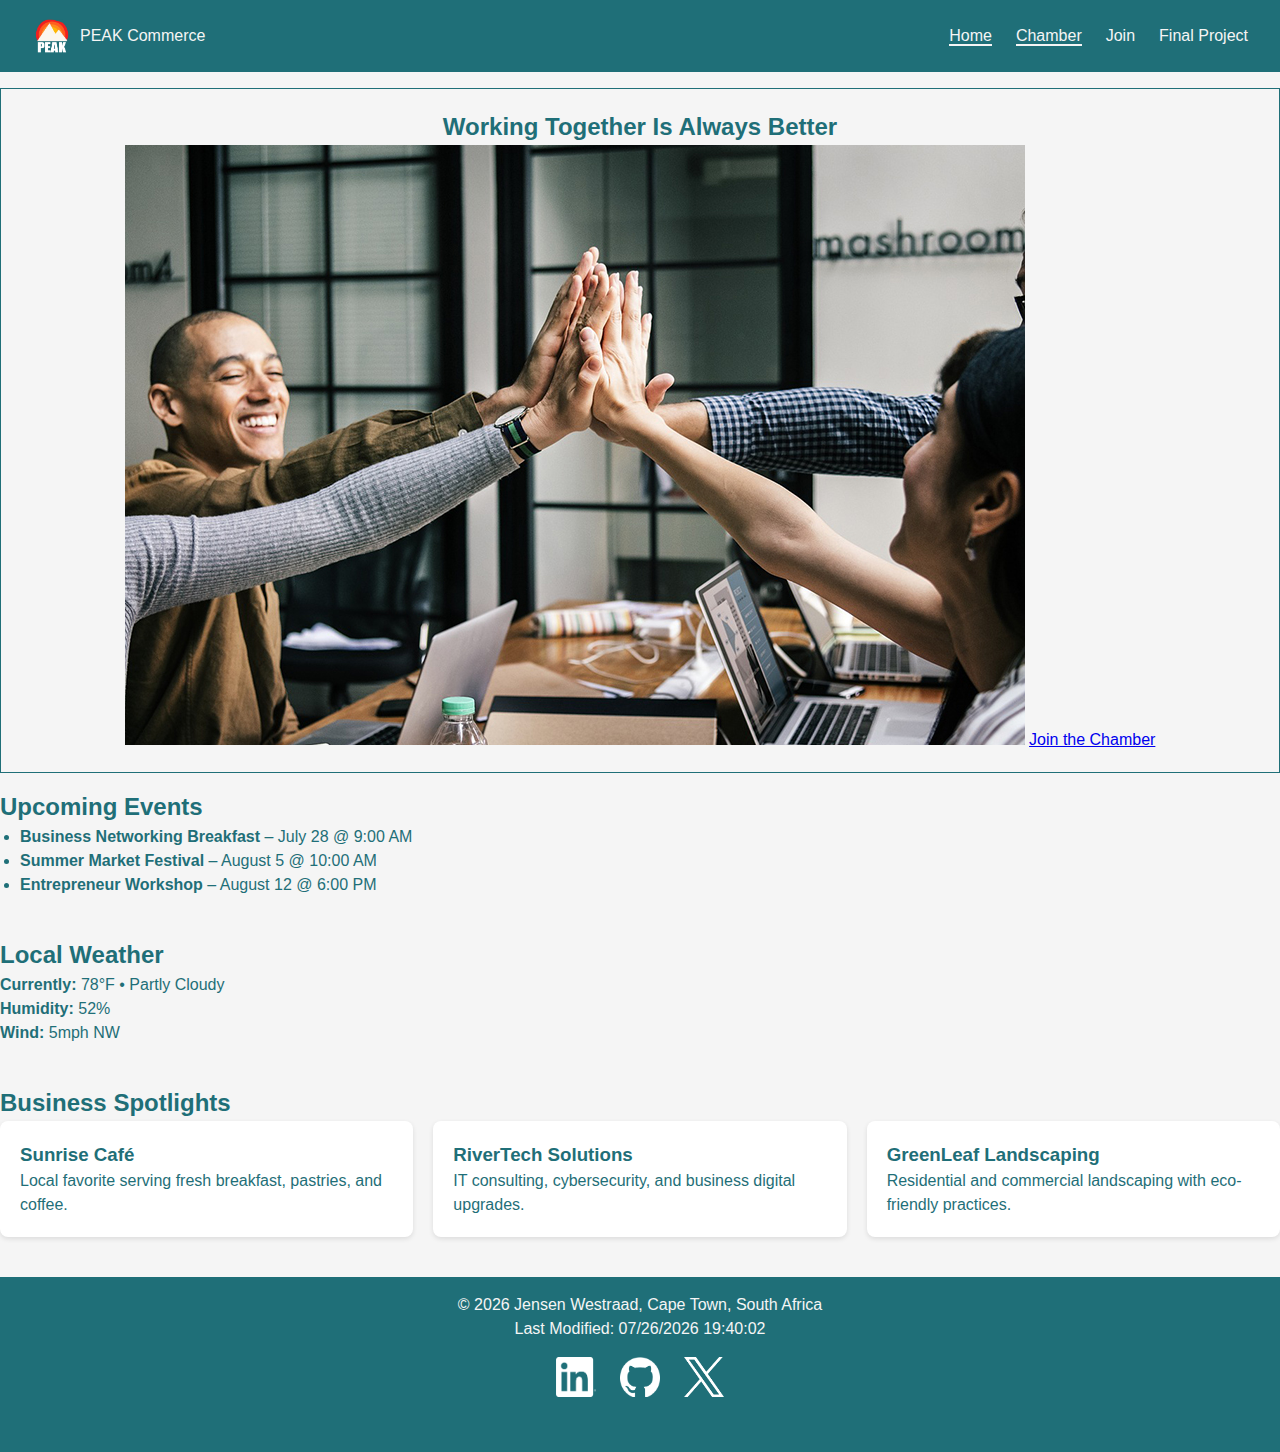
<file: chamber/index.html>
<!DOCTYPE html>
<html lang="en">

<head>

    <meta charset="UTF-8">
    <meta name="viewport" content="width=device-width, initial-scale=1.0">
    <meta name="description" content="Course Landing Page">
    <meta name="author" content="Jensen Westraad">

    <meta property="og:title" content="Landing Page - Jensen Westraads WDD231 Project">
    <meta property="og:description" content="Explore local businesses and members">
    <meta property="og:image" content="">
    <meta property="og:url" content="">

    <title>Landing Page | WDD231</title>

    <link rel="stylesheet" href="styles/home.css">

    <link rel="icon" href="images/favicon_2.ico">

    <link href="https://fonts.googleapis.com/css2?family=Quicksand:wght@400;700&family=Libre+Baskerville&display=swap"
        rel="stylesheet">


</head>

<body>
    <header>
        <div class="logo">
            <img src="images/peak_commerce_logo_2.png" alt="Site Logo">
            <span class="sitename">PEAK Commerce</span>
        </div>

        <button id="menuButton" aria-label="Toggle menu">☰</button>

        <nav id="navMenu">
            <ul>
                <li><a href="https://jensen-westraad.github.io/wdd231" class="active">Home</a></li>
                <li><a href="https://jensen-westraad.github.io/wdd231/chamber/directory.html" class="active">Chamber</a></li>
                <li><a href="join.html">Join</a></li>
                <li><a href="#">Final Project</a></li>
            </ul>
        </nav>
    </header>

    <div class="container">
        <section class="hero">
            <h2>Working Together Is Always Better</h2>
            <img src="images/business-networkingt.jpg" alt="commerce hero image">

            <a class="cta" href="join.html">Join the Chamber</a>
            
        </section>

        <section class="events">
            <h2>Upcoming Events</h2>
            <ul>
                <li><strong>Business Networking Breakfast</strong> – July 28 @ 9:00 AM</li>
                <li><strong>Summer Market Festival</strong> – August 5 @ 10:00 AM</li>
                <li><strong>Entrepreneur Workshop</strong> – August 12 @ 6:00 PM</li>
            </ul>
        </section>

        <section class="weather">
            <h2>Local Weather</h2>
            <p><strong>Currently:</strong> 78°F • Partly Cloudy</p>
            <p><strong>Humidity:</strong> 52%</p>
            <p><strong>Wind:</strong> 5mph NW</p>
        </section>

        <section class="spotlights">
            <h2>Business Spotlights</h2>

            <div class="spotlight-grid">
                <div class="spotlight-card">
                    <h3>Sunrise Café</h3>
                    <p>Local favorite serving fresh breakfast, pastries, and coffee.</p>
                </div>

                <div class="spotlight-card">
                    <h3>RiverTech Solutions</h3>
                    <p>IT consulting, cybersecurity, and business digital upgrades.</p>
                </div>

                <div class="spotlight-card">
                    <h3>GreenLeaf Landscaping</h3>
                    <p>Residential and commercial landscaping with eco-friendly practices.</p>
                </div>
            </div>
        </section>
        

    </div>






    <footer>
        
        <p>&copy; <span id="year"></span> Jensen Westraad, Cape Town, South Africa</p>
        <p id="lastModified"></p>

        <div class="social">
            <a href="https://linkedin.com" target="_blank" rel="noopener noreferrer" aria-label="LinkedIn">
                <img src="images/InBug-White.png" alt="LinkedIn logo">
            </a>

            <a href="https://github.com" target="_blank" rel="noopener noreferrer" aria-label="GitHub">
                <img src="images/github-mark-white.png" alt="GitHub logo">
            </a>

            <a href="https://twitter.com/" target="_blank" rel="noopener noreferrer" aria-label="Twitter">
                <img src="images/logo-white.png" alt="Twitter logo">
            </a>
        </div>
    </footer>

    <script src="scripts/home.js" type="module"></script>

</body>

</html>
</file>
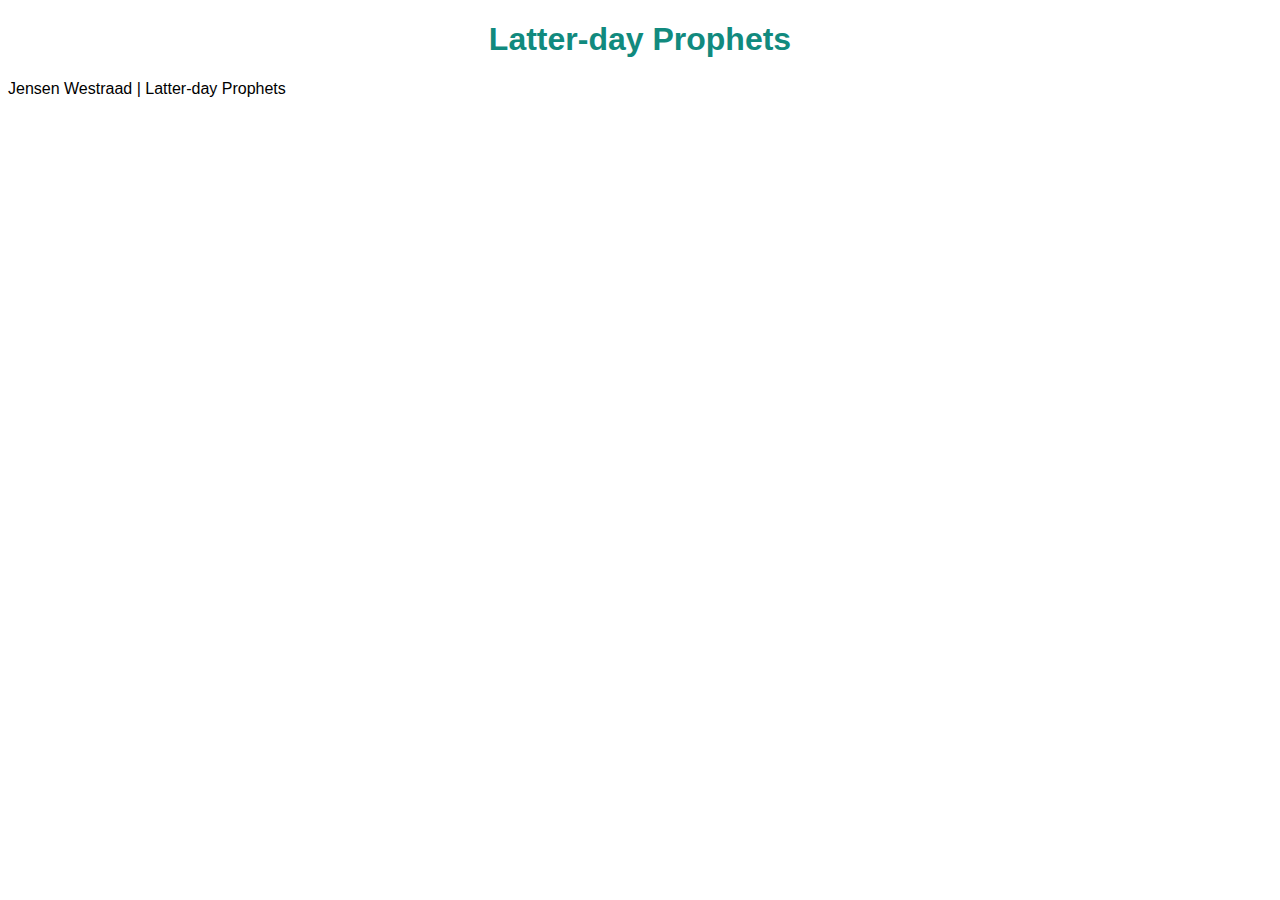
<file: prophets.html>
<!DOCTYPE html>
<html lang="en">

<head>
    <meta charset="UTF-8">
    <meta name="viewport" content="width=device-width, initial-scale=1.0">
    <meta name="description" content="Course Prophets Activity">
    <meta name="author" content="Jensen Westraad">

    <title>Prophets Assignment</title>

    <link rel="stylesheet" href="styles/prophets.css">

    <link rel="icon" href="favicon.ico">

    <link href="https://fonts.googleapis.com/css2?family=Quicksand:wght@400;700&family=Libre+Baskerville&display=swap"
        rel="stylesheet">

    <script src="scripts/prophets.js" defer></script>

</head>

<body>
    <header>
        <h1>Latter-day Prophets</h1>
    </header>
    <main>
        <div id="cards"></div>
    </main>
    <footer>
        Jensen Westraad | Latter-day Prophets
    </footer>

</body>

</html>
</file>
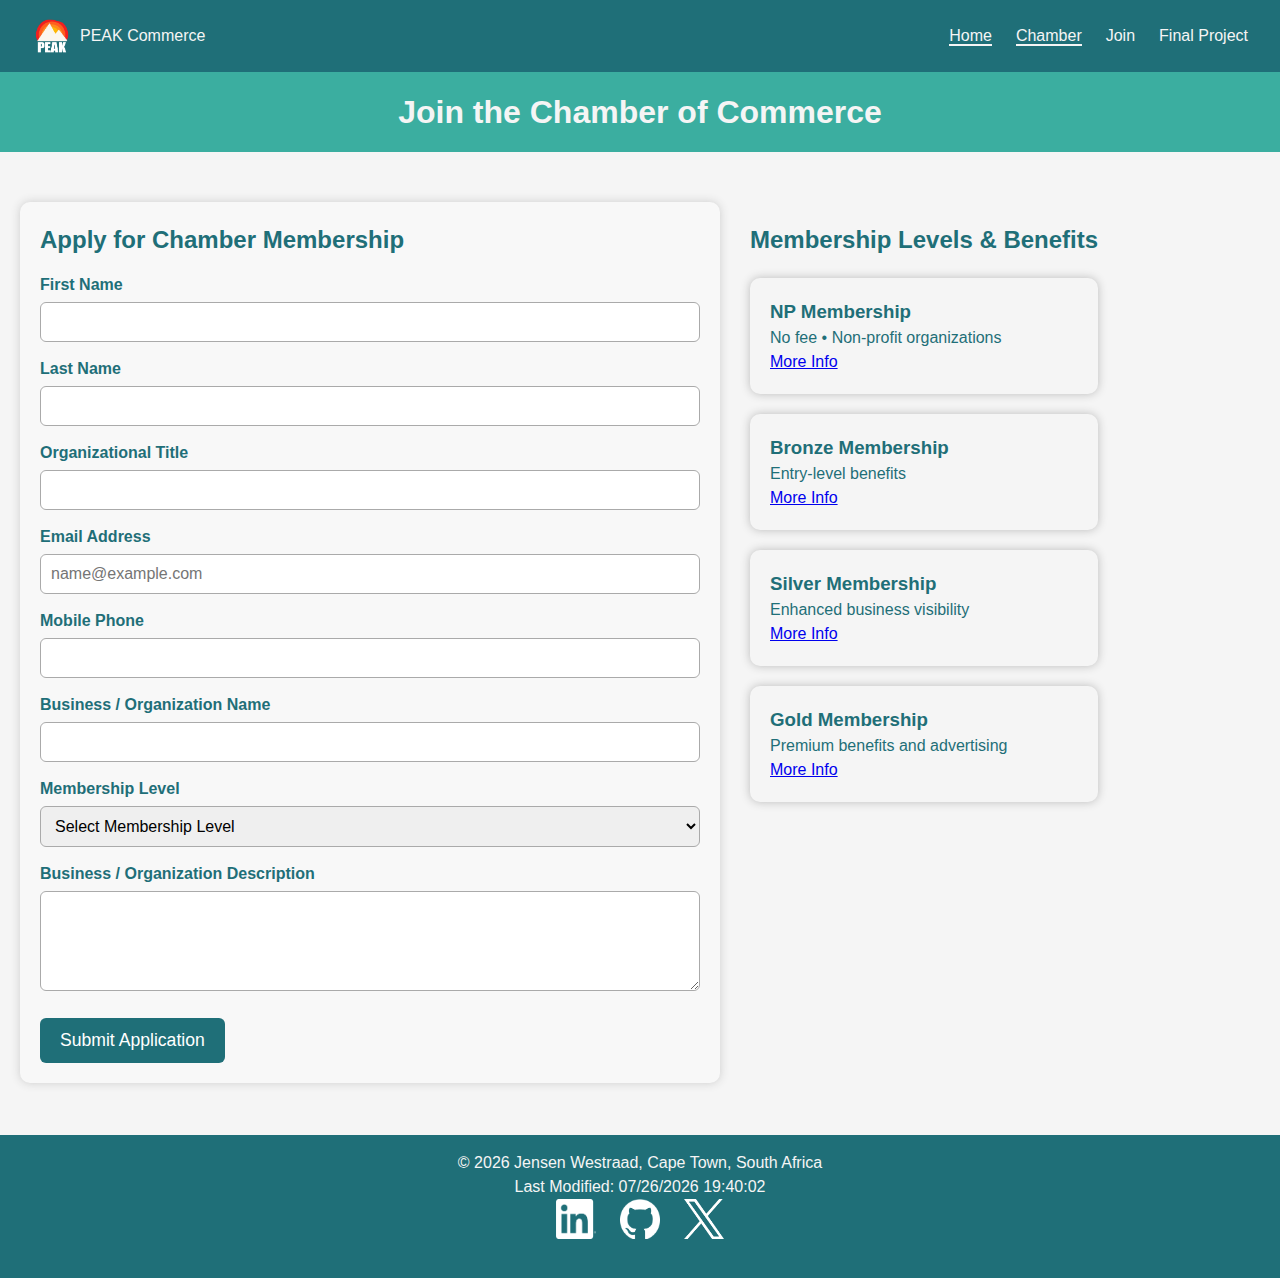
<file: chamber/join.html>
<!DOCTYPE html>
<html lang="en">

<head>

    <meta charset="UTF-8">
    <meta name="viewport" content="width=device-width, initial-scale=1.0">
    <meta name="description" content="Course Landing Page">
    <meta name="author" content="Jensen Westraad">

    <meta property="og:title" content="Landing Page - Jensen Westraads WDD231 Project">
    <meta property="og:description" content="Explore local businesses and members">
    <meta property="og:image" content="">
    <meta property="og:url" content="">

    <title>Landing Page | WDD231</title>

    <link rel="stylesheet" href="styles/join.css">

    <link rel="icon" href="images/favicon_2.ico">

    <link href="https://fonts.googleapis.com/css2?family=Quicksand:wght@400;700&family=Libre+Baskerville&display=swap"
        rel="stylesheet">


</head>

<body>
    <header>
        <div class="logo">
            <img src="images/peak_commerce_logo_2.png" alt="Site Logo">
            <span class="sitename">PEAK Commerce</span>
        </div>

        <button id="menuButton" aria-label="Toggle menu">☰</button>

        <nav id="navMenu">
            <ul>
                <li><a href="https://jensen-westraad.github.io/wdd231" class="active">Home</a></li>
                <li><a href="https://jensen-westraad.github.io/wdd231/chamber/directory.html" class="active">Chamber</a>
                </li>
                <li><a href="join.html">Join</a></li>
                <li><a href="#">Final Project</a></li>
            </ul>
        </nav>
    </header>

    <h1>Join the Chamber of Commerce</h1>

    <div class="form-and-cards">

        

        <form method="get" action="thankyou.html">

            <h2>Apply for Chamber Membership</h2>

            <!-- FIRST NAME -->
            <label for="fname">First Name</label>
            <input type="text" id="fname" name="Name" required autocomplete="given-name" title="Enter your first name">

            <!-- LAST NAME -->
            <label for="lname">Last Name</label>
            <input type="text" id="lname" name="Last Name" required autocomplete="family-name" title="Enter your last name">

            <!-- ORGANIZATIONAL TITLE -->
            <label for="title">Organizational Title</label>
            <input type="text" id="title" name="Title" autocomplete="organization-title" required
                pattern="[A-Za-z\\-\\s]{7,}" title="Minimum 7 characters; letters, spaces, and hyphens only">

            <!-- EMAIL -->
            <label for="email">Email Address</label>
            <input type="email" id="email" name="Email" required autocomplete="email" placeholder="name@example.com"
                title="Enter a valid email address">

            <!-- MOBILE PHONE -->
            <label for="phone">Mobile Phone</label>
            <input type="tel" id="phone" name="Phone" autocomplete="tel" required
                title="Enter your mobile phone number">

            <!-- BUSINESS NAME -->
            <label for="orgname">Business / Organization Name</label>
            <input type="text" id="orgname" name="Org Name" autocomplete="organization" required
                title="Enter your business or organization name">

            <!-- MEMBERSHIP LEVEL -->
            <label for="membership">Membership Level</label>
            <select id="membership" name="Membership" required>
                <option value="">Select Membership Level</option>
                <option value="np">NP Membership (np)</option>
                <option value="bronze">Bronze Membership (bronze)</option>
                <option value="silver">Silver Membership (silver)</option>
                <option value="gold">Gold Membership (gold)</option>
            </select>

            <!-- DESCRIPTION -->
            <label for="description">Business / Organization Description</label>
            <textarea id="description" name="Description"></textarea>

            <!-- TIMESTAMP (HIDDEN FIELD) -->
            <input type="hidden" id="timestamp" name="Timestamp">

            <button type="submit">Submit Application</button>

        </form>




        <div class="cards-container">

            <h2>Membership Levels & Benefits</h2>

            <div class="membership-card" data-modal="modal-np">
                <h3>NP Membership</h3>
                <p>No fee • Non-profit organizations</p>
                <a href="#" class="more-info">More Info</a>
            </div>

            <div class="membership-card" data-modal="modal-bronze">
                <h3>Bronze Membership</h3>
                <p>Entry-level benefits</p>
                <a href="#" class="more-info">More Info</a>
            </div>

            <div class="membership-card" data-modal="modal-silver">
                <h3>Silver Membership</h3>
                <p>Enhanced business visibility</p>
                <a href="#" class="more-info">More Info</a>
            </div>

            <div class="membership-card" data-modal="modal-gold">
                <h3>Gold Membership</h3>
                <p>Premium benefits and advertising</p>
                <a href="#" class="more-info">More Info</a>
            </div>
        </div>

        <!-- 4 MODALS -->

        <div class="modal" id="modal-np">
            <div class="modal-content">
                <span class="close">&times;</span>
                <h2>NP Membership Benefits</h2>
                <p>No fee. Designed for nonprofits. Includes limited directory listing and access to free events.</p>
            </div>
        </div>

        <div class="modal" id="modal-bronze">
            <div class="modal-content">
                <span class="close">&times;</span>
                <h2>Bronze Membership Benefits</h2>
                <p>Includes directory listing, small ad space, and event access.</p>
            </div>
        </div>

        <div class="modal" id="modal-silver">
            <div class="modal-content">
                <span class="close">&times;</span>
                <h2>Silver Membership Benefits</h2>
                <p>Includes featured listing, newsletter ads, and discounted event booths.</p>
            </div>
        </div>

        <div class="modal" id="modal-gold">
            <div class="modal-content">
                <span class="close">&times;</span>
                <h2>Gold Membership Benefits</h2>
                <p>Includes premium homepage spotlight, full ad package, and exclusive event promotions.</p>
            </div>
        </div>



    </div>

    <footer>

        <p>&copy; <span id="year"></span> Jensen Westraad, Cape Town, South Africa</p>
        <p id="lastModified"></p>

        <div class="social">
            <a href="https://linkedin.com" target="_blank" rel="noopener noreferrer" aria-label="LinkedIn">
                <img src="images/InBug-White.png" alt="LinkedIn logo">
            </a>

            <a href="https://github.com" target="_blank" rel="noopener noreferrer" aria-label="GitHub">
                <img src="images/github-mark-white.png" alt="GitHub logo">
            </a>

            <a href="https://twitter.com/" target="_blank" rel="noopener noreferrer" aria-label="Twitter">
                <img src="images/logo-white.png" alt="Twitter logo">
            </a>
        </div>
    </footer>

    <script src="scripts/join.js"></script>

</body>

</html>
</file>
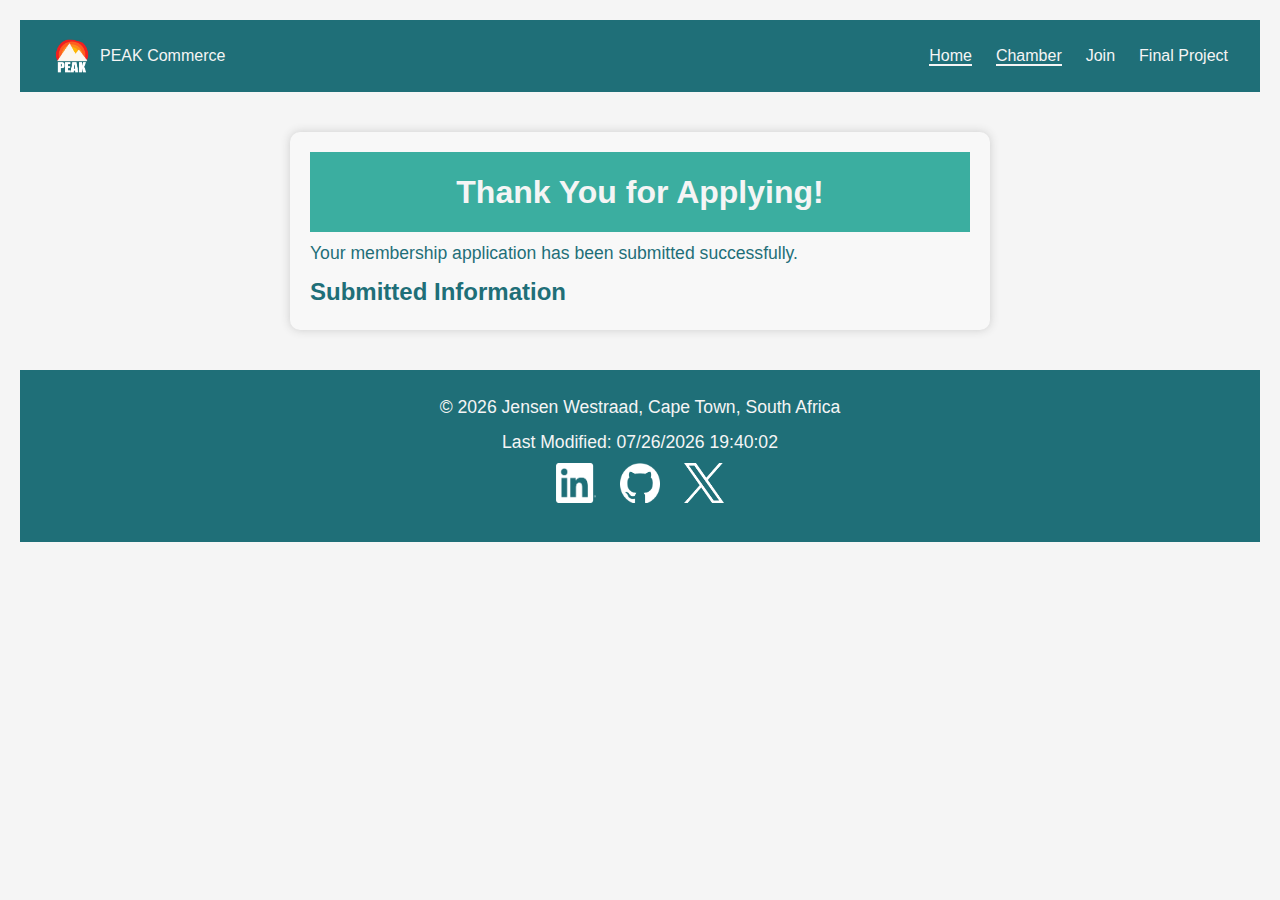
<file: chamber/thankyou.html>
<!DOCTYPE html>
<html lang="en">

<head>

    <meta charset="UTF-8">
    <meta name="viewport" content="width=device-width, initial-scale=1.0">
    <meta name="description" content="Course Landing Page">
    <meta name="author" content="Jensen Westraad">

    <meta property="og:title" content="Landing Page - Jensen Westraads WDD231 Project">
    <meta property="og:description" content="Explore local businesses and members">
    <meta property="og:image" content="">
    <meta property="og:url" content="">

    <title>Landing Page | WDD231</title>

    <link rel="stylesheet" href="styles/thankyou.css">

    <link rel="icon" href="images/favicon_2.ico">

    <link href="https://fonts.googleapis.com/css2?family=Quicksand:wght@400;700&family=Libre+Baskerville&display=swap"
        rel="stylesheet">


</head>

<body>
    <header>
        <div class="logo">
            <img src="images/peak_commerce_logo_2.png" alt="Site Logo">
            <span class="sitename">PEAK Commerce</span>
        </div>

        <button id="menuButton" aria-label="Toggle menu">☰</button>

        <nav id="navMenu">
            <ul>
                <li><a href="https://jensen-westraad.github.io/wdd231" class="active">Home</a></li>
                <li><a href="https://jensen-westraad.github.io/wdd231/chamber/directory.html" class="active">Chamber</a>
                </li>
                <li><a href="join.html">Join</a></li>
                <li><a href="#">Final Project</a></li>
            </ul>
        </nav>
    </header>

    <div class="container">
        <h1>Thank You for Applying!</h1>
        <p>Your membership application has been submitted successfully.</p>

        <h2>Submitted Information</h2>

        <div id="output"></div>

    </div>

    <footer>

        <p>&copy; <span id="year"></span> Jensen Westraad, Cape Town, South Africa</p>
        <p id="lastModified"></p>

        <div class="social">
            <a href="https://linkedin.com" target="_blank" rel="noopener noreferrer" aria-label="LinkedIn">
                <img src="images/InBug-White.png" alt="LinkedIn logo">
            </a>

            <a href="https://github.com" target="_blank" rel="noopener noreferrer" aria-label="GitHub">
                <img src="images/github-mark-white.png" alt="GitHub logo">
            </a>

            <a href="https://twitter.com/" target="_blank" rel="noopener noreferrer" aria-label="Twitter">
                <img src="images/logo-white.png" alt="Twitter logo">
            </a>
        </div>
    </footer>

    <script src="scripts/thankyou.js" type="module"></script>

</body>

</html>
</file>
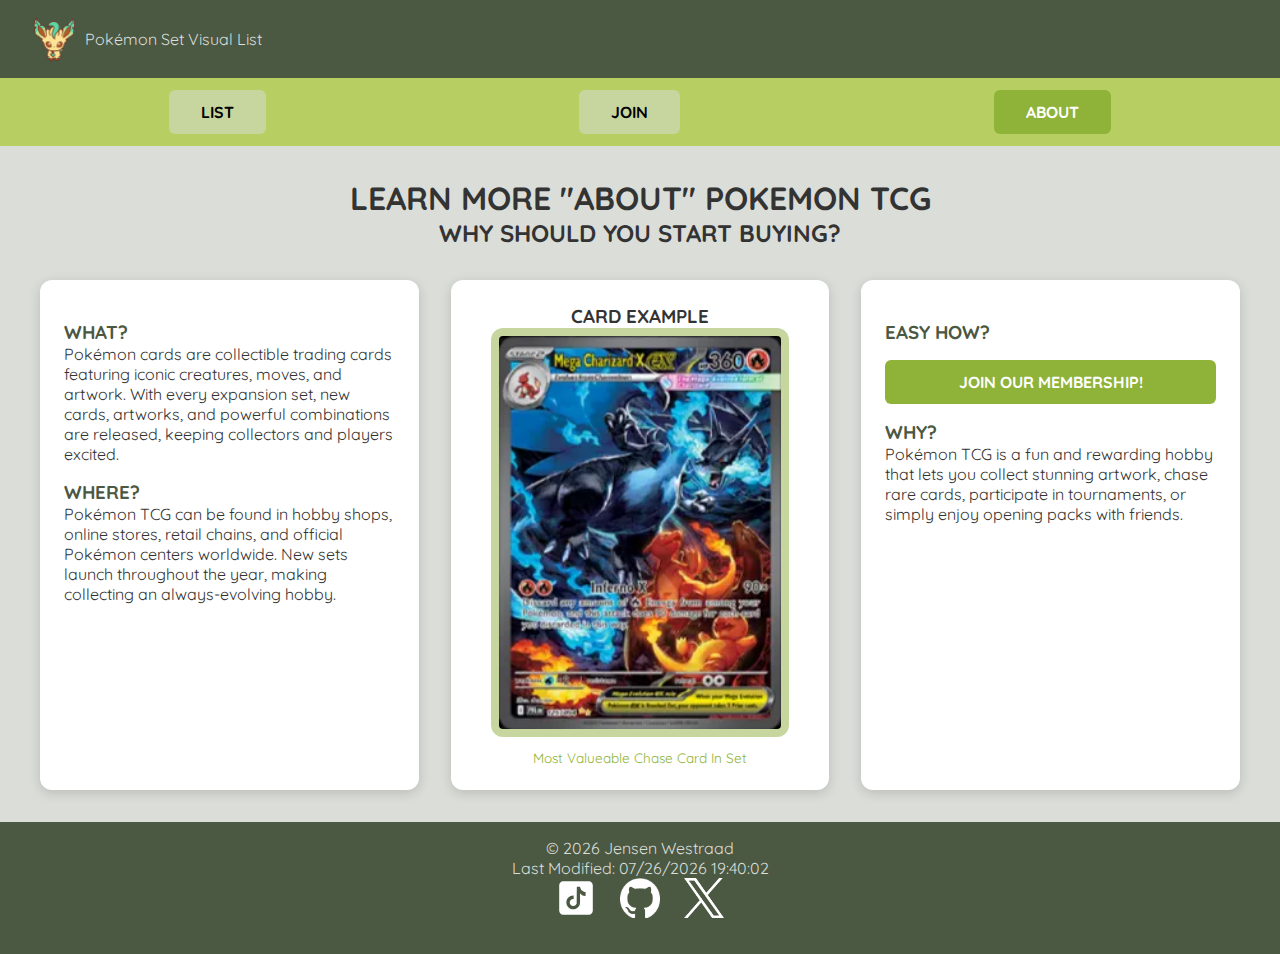
<file: final/final_about.html>
<!DOCTYPE html>
<html lang="en">

<head>
    <meta charset="UTF-8">
    <meta name="viewport" content="width=device-width, initial-scale=1.0">
    <meta name="description" content="Learn more about the Pokémon TCG and why people collect cards.">
    <meta name="author" content="Jensen Westraad">

    <meta property="og:title" content="About Pokémon TCG – Visual Lists">
    <meta property="og:description" content="Learn more about Pokémon TCG collecting and visual sets.">
    <meta property="og:image" content="https://github.com/jensen-westraad/wdd231/final/images/set_logo_2.jpg">
    <meta property="og:url" content="https://jensen-westraad.github.io/wdd231/final/final_about.html">

    <title>About – Pokémon TCG Visual Lists</title>

    <link rel="stylesheet" href="styles/final_about.css">
    <link rel="stylesheet" href="styles/about_small.css">

    <link rel="icon" href="images/favicon.ico">

    <link rel="preconnect" href="https://fonts.googleapis.com">
    <link rel="preconnect" href="https://fonts.gstatic.com" crossorigin>

    <link href="https://fonts.googleapis.com/css2?family=Quicksand:wght@400;700&display=swap" rel="stylesheet">
</head>


<body>

    <!-- HEADER -->
    <header>
        <div class="logo">
            <img src="images/leafeon_logo_4.jpg" alt="Site Logo">
            <span class="sitename">Pokémon Set Visual List</span>
        </div>
    </header>

    <!-- NAVIGATION -->
    <nav class="main-nav">
        <a class="nav-btn" href="index.html">LIST</a>
        <a class="nav-btn" href="final_join.html">JOIN</a>
        <a class="nav-btn active" href="final_about.html">ABOUT</a>
    </nav>

    <main>


        <!-- INTRO BLOCK -->
        <section class="intro-section">
            <h1>LEARN MORE "ABOUT" POKEMON TCG</h1>
            <h2>WHY SHOULD YOU START BUYING?</h2>
            
        </section>

        <!-- CONTENT GRID -->
        <section class="about-grid">

            <!-- LEFT COLUMN -->
            <div class="about-box">
                <h3>WHAT?</h3>
                <p>
                    Pokémon cards are collectible trading cards featuring iconic creatures, moves, and artwork.
                    With every expansion set, new cards, artworks, and powerful combinations are released, keeping
                    collectors and players excited.
                </p>

                <h3>WHERE?</h3>
                <p>
                    Pokémon TCG can be found in hobby shops, online stores, retail chains, and official Pokémon
                    centers worldwide. New sets launch throughout the year, making collecting an always-evolving hobby.
                </p>
            </div>

            <!-- MIDDLE COLUMN — FEATURED CARD -->
            <div class="featured-card-box">
                <h3>CARD EXAMPLE</h3>
                <img id="featuredCard" alt="Featured Pokémon Card" src="#">

                <p class="note">Most Valueable Chase Card In Set</p>
            </div>

            <!-- RIGHT COLUMN -->
            <div class="about-box">
                <h3>EASY HOW?</h3>
                <a href="final_join.html" class="cta-btn">JOIN OUR MEMBERSHIP!</a>

                <h3>WHY?</h3>
                <p>
                    Pokémon TCG is a fun and rewarding hobby that lets you collect stunning artwork, chase rare cards,
                    participate in tournaments, or simply enjoy opening packs with friends.
                </p>
            </div>

        </section>

    </main>

    <!-- FOOTER -->
    <footer>
        <p>&copy; <span id="year"></span> Jensen Westraad</p>
        <p id="lastModified"></p>

        <div class="social">
            <a href="https://tiktok.com" target="_blank" rel="noopener noreferrer" aria-label="Tiktok">
                <img src="images/tiktok_logo.svg" alt="TikTok logo">
            </a>

            <a href="https://github.com" target="_blank" rel="noopener noreferrer" aria-label="GitHub">
                <img src="images/github-mark-white.png" alt="GitHub logo">
            </a>

            <a href="https://twitter.com/" target="_blank" rel="noopener noreferrer" aria-label="Twitter">
                <img src="images/logo-white.png" alt="Twitter logo">
            </a>
        </div>

    </footer>

    <script src="scripts/final_about.js" type="module"></script>
</body>

</html>
</file>
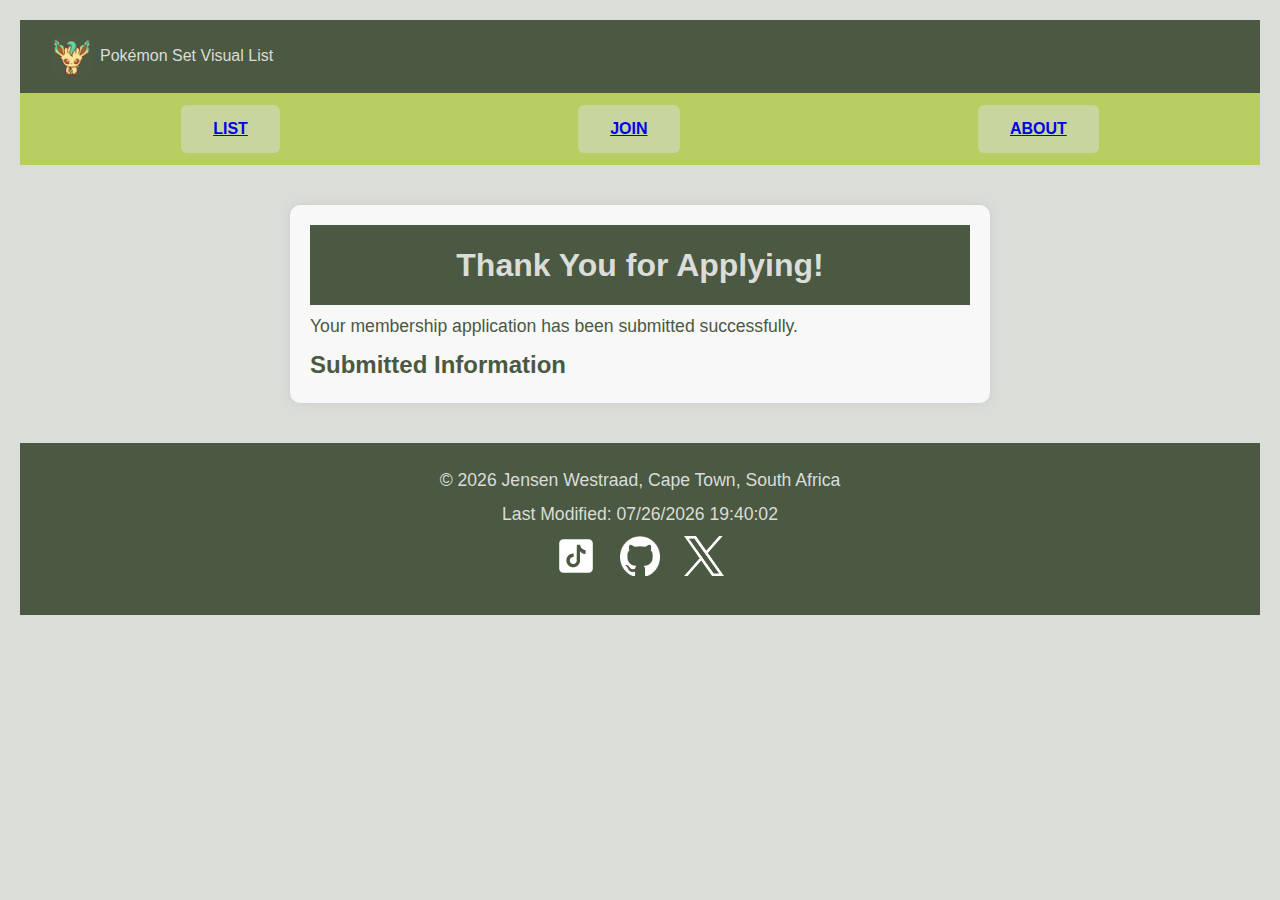
<file: final/final_thankyou.html>
<!DOCTYPE html>
<html lang="en">

<head>

    <meta charset="UTF-8">
    <meta name="viewport" content="width=device-width, initial-scale=1.0">
    <meta name="description" content="Thank you page for Pokemon TCG Visual List">
    <meta name="author" content="Jensen Westraad">

    <meta property="og:title" content="Thank You Page - Jensen Westraads WDD231 Project">
    <meta property="og:description" content="Thank you page for Leafeon's Leaflet">
    <meta property="og:image" content="https://github.com/jensen-westraad/wdd231/final/images/set_logo_2.jpg">
    <meta property="og:url" content="https://jensen-westraad.github.io/wdd231/final/final_thankyou.html">

    <title>Thank You – Pokémon TCG Visual Lists | WDD231</title>

    <link rel="stylesheet" href="styles/final_thankyou.css">
     <link rel="stylesheet" href="styles/thankyou_small.css">

    <link rel="icon" href="images/favicon.ico">

    <link rel="preconnect" href="https://fonts.googleapis.com">
    <link rel="preconnect" href="https://fonts.gstatic.com" crossorigin>

    <link href="https://fonts.googleapis.com/css2?family=Quicksand:wght@400;700&family=Libre+Baskerville&display=swap"
        rel="stylesheet">

    <script src="scripts/final_thankyou.js" type="module"></script>

</head>

<body>
    <header>
        <div class="logo">
            <img src="images/leafeon_logo_5.webp" alt="Site Logo">
            <span class="sitename">Pokémon Set Visual List</span>
        </div>
    </header>

    <nav class="main-nav">
        <a class="nav-btn" href="index.html">LIST</a>
        <a class="nav-btn" href="final_join.html">JOIN</a>
        <a class="nav-btn" href="about.html">ABOUT</a>
    </nav> 

    <div class="container">

        <h1>Thank You for Applying!</h1>
        <p>Your membership application has been submitted successfully.</p>

        <h2>Submitted Information</h2>

        <div id="output"></div>

    </div>

    <footer>

        <p>&copy; <span id="year"></span> Jensen Westraad, Cape Town, South Africa</p>
        <p id="lastModified"></p>

        <div class="social">
            <a href="https://tiktok.com" target="_blank" rel="noopener noreferrer" aria-label="Tiktok">
                <img src="images/tiktok_logo.svg" alt="TikTok logo">
            </a>

            <a href="https://github.com" target="_blank" rel="noopener noreferrer" aria-label="GitHub">
                <img src="images/github-mark-white.png" alt="GitHub logo">
            </a>

            <a href="https://twitter.com/" target="_blank" rel="noopener noreferrer" aria-label="Twitter">
                <img src="images/logo-white.png" alt="Twitter logo">
            </a>
        </div>

    </footer>

   

</body>

</html>
</file>
<file: chamber/styles/home.css>
@media (max-width: 700px) {
    nav ul {
        display: none;
        flex-direction: column;
        gap: 0;
        background-color: var(--accent_3);
        position: absolute;
        top: 60px;
        right: 0;
        width: 200px;
        padding: 1rem;
    }

    nav ul.show {
        display: flex;
    }

    #menuButton {
        display: block;
    }
}


:root {
    --primary: #93e4c1;
    --accent_1: #3baea0;
    --accent_2: #118a7e;
    --accent_3: #1f6f78;
    --text: #f5f5f5;
}

* {
    box-sizing: border-box;
    margin: 0;
    padding: 0;
}

body {
    font-family: Arial, sans-serif;
    line-height: 1.5;
    color: var(--accent_3);
    background-color: var(--text);
}

nav a {
    border-bottom: 2px solid transparent;
    transition: 0.3s;
}

nav a:hover {
    border-bottom: 2px solid var(--text);
}


nav ul {
    display: flex;
    justify-content: center;
    gap: 2rem;
}

nav a:hover {
    color: var(--accent);
}

.view-toggle button:hover {
    background: var(--primary);
}

/* Header */
header {
    display: flex;
    align-items: center;
    justify-content: space-between;
    background-color: var(--accent_3);
    color: var(--text);
    padding: 1rem 2rem;
}

header .logo {
    display: flex;
    align-items: center;
    gap: 0.5rem;
}

header img {
    width: 40px;
}

header nav ul {
    list-style: none;
    display: flex;
    gap: 1.5rem;
}

header a {
    color: var(--text);
    text-decoration: none;
}

header a.active {
    border-bottom: 2px solid var(--text);
}

#menuButton {
    display: none;
    background: none;
    color: var(--text);
    font-size: 1.5rem;
    border: none;
    cursor: pointer;
}

main {
    padding: 20px 30px;
}

section {
    margin-bottom: 40px;
}

.events ul {
    padding-left: 20px;
}

.spotlight-grid {
    display: grid;
    grid-template-columns: repeat(auto-fit, minmax(220px, 1fr));
    gap: 20px;
}

.spotlight-card {
    background: white;
    padding: 20px;
    border-radius: 8px;
    box-shadow: 0px 2px 5px rgba(0,0,0,0.1);
}



.hero {

    
    border: var(--accent_3);
    text-align: center;
    padding: 20px;
    border: 1px solid var(--accent_3);
    margin: 1rem 0;
    


}

.hero img {
    max-width: 100%;
    height: auto;
    display: inline-block;

}

.hero img:hover {

    transform: scale(1.01);
    opacity: 0.8;
    transition: transform 1s, opacity 1s;

}

.hero-text .cta {
    display: inline-block;
    margin-top: 15px;
    padding: 12px 25px;
    background: #ffae00;
    color: black;
    text-decoration: none;
    font-weight: bold;
    border-radius: 5px;
}

.hero-text .cta:hover {
    background: #ffcc33;
}









/*footer*/
footer {
    background-color: var(--accent_3);
    color: var(--text);
    text-align: center;
    padding: 1rem;
    margin-top: 2rem;
}

.social {
    display: flex;
    justify-content: center;
    gap: 1.5rem;
    margin-bottom: 1rem;
    padding: 1rem;
}

.social a img {
    width: 40px;
    height: 40px;
    transition: transform 0.3s, opacity 0.3s;
}

.social a img:hover {
    transform: scale(1.1);
    opacity: 0.8;
}

.social-links {
  display: flex;
  justify-content: center;
  gap: 20px;
  margin: 30px 0;
}

.social-links img {
  width: 40px;
  height: 40px;
  transition: 0.3s ease;
  filter: grayscale(100%);
}

.social-links img:hover {
  transform: scale(1.15);
  filter: grayscale(0%);
}

.social-links a {
  display: flex;
  align-items: center;
  justify-content: center;
  width: 55px;
  height: 55px;
  border-radius: 50%;
  background: white;
  box-shadow: 0 4px 10px rgba(0,0,0,0.1);
  transition: 0.3s ease;
}

.social-links a:hover {
  transform: translateY(-5px);
  box-shadow: 0 6px 16px rgba(0,0,0,0.15);
}

.social-links a {
  background: #eaf6f6;
}
</file>
<file: styles/prophets.css>
:root {
    --primary: #93e4c1;
    --accent_1: #3baea0;
    --accent_2: #118a7e;
    --accent_3: #1f6f78;
    --text: #f5f5f5;
}

body {
	font-family: Roboto, sans-serif;
}

h1 {
	text-align: center;
    color: var(--accent_2)
}

h2 {
	margin: 1rem 0;
	text-shadow: 0 0 30px var(--primary);
    color: var(--accent_2)
}

.key {
	position: absolute;
	top: 5px;
	right: 5px;
	padding: 0.5rem;
	background-color: var(--accent_2);
	color: var(--primary);
	display: grid;
	grid-template-columns: 0.8rem 1fr;
	grid-gap: 0.25rem;
}

#keytitle {
	font-size: larger;
	grid-column: 1 / 3;
}

.key > div {
	width: 0.75rem;
	height: 0.75rem;
	border: 1px solid #bbb;
}

.key > p {
	display: inline;
	font-size: 0.75rem;
}

p {
	margin: 0;
}

.grid {
	display: grid;
	grid-gap: 0.5rem;
	grid-template-columns: repeat(auto-fit, minmax(320px, 1fr));
}

section {
	margin: 0.5rem;
	padding: 0.5rem;
	background-color: var(--text);
	border: 1px var(--accent_3);
	display: flex;
	flex-direction: column;
	align-items: center;
}

section > p {
	min-height: 60px;
	font-size: smaller;
	text-align: center;
}

img {
	width: auto;
	max-width: 325px;
	box-shadow: 0 0 30px #777;
	height: 200px;
	border: 10px var(--accent_3);
}

li > img {
	width: auto;
	height: 30px;
}

.caption {
	position: absolute;
	top: 1.5rem;
	right: 2rem;
	border: 1px solid #ccc;
	background-color: lightyellow;
	padding: 0.25rem;
	display: grid;
	align-items: center;
	grid-template-columns: 1rem 1fr;
}

.un {
	list-style: none;
}
</file>
<file: chamber/styles/join.css>
@media (max-width: 700px) {
    nav ul {
        display: none;
        flex-direction: column;
        gap: 0;
        background-color: var(--accent_3);
        position: absolute;
        top: 60px;
        right: 0;
        width: 200px;
        padding: 1rem;
    }

    nav ul.show {
        display: flex;
    }

    #menuButton {
        display: block;
    }

    form {
        margin: 10px;
        padding: 15px;
    }

    .form-and-cards {
        flex-direction: column;
    }
}


:root {
    --primary: #93e4c1;
    --accent_1: #3baea0;
    --accent_2: #118a7e;
    --accent_3: #1f6f78;
    --text: #f5f5f5;
}

* {
    box-sizing: border-box;
    margin: 0;
    padding: 0;
}

body {
    font-family: Arial, sans-serif;
    line-height: 1.5;
    color: var(--accent_3);
    background-color: var(--text);

}

nav a {
    border-bottom: 2px solid transparent;
    transition: 0.3s;
}

nav a:hover {
    border-bottom: 2px solid var(--text);
}


nav ul {
    display: flex;
    justify-content: center;
    gap: 2rem;
}

nav a:hover {
    color: var(--accent_2);
}

.view-toggle button:hover {
    background: var(--primary);
}

/* Header */
header {
    display: flex;
    align-items: center;
    justify-content: space-between;
    background-color: var(--accent_3);
    color: var(--text);
    padding: 1rem 2rem;
}

header .logo {
    display: flex;
    align-items: center;
    gap: 0.5rem;
}

header img {
    width: 40px;
}

header nav ul {
    list-style: none;
    display: flex;
    gap: 1.5rem;
}

header a {
    color: var(--text);
    text-decoration: none;
}

header a.active {
    border-bottom: 2px solid var(--text);
}

h1 {
    background-color: var(--accent_1);
    color: var(--text);
    padding: 1rem;
    text-align: center;
}

.view-toggle {
    text-align: center;
    margin: 1rem 0;
}

.view-toggle button {
    padding: 0.5rem 1rem;
    margin: 0 0.25rem;
    border: none;
    border-radius: 6px;
    background: #ddd;
    cursor: pointer;
    font-weight: 600;
}

.view-toggle button.active {
    background: var(--accent_3);
    color: #fff;
}

#menuButton {
    display: none;
    background: none;
    color: var(--text);
    font-size: 1.5rem;
    border: none;
    cursor: pointer;
}

@keyframes fadeIn {
    from {
        opacity: 0;
    }

    to {
        opacity: 1;
    }
}

form {
    flex:1;
    max-width: 700px;
    padding: 20px;
    border-radius: 10px;
    background: #f8f8f8;
    box-shadow: 0 0 10px #ccc;
    margin-bottom: 1 auto;


}


label {
    display: block;
    font-weight: bold;
    margin: 15px 0 5px;
}

input,
textarea,
select {
    width: 100%;
    padding: 10px;
    border-radius: 6px;
    border: 1px solid #aaa;
    font-size: 1rem;
}

textarea {
    height: 100px;
}

.cards-container {
    display: grid;
    gap: 20px;
    margin-top: 20px;

}

.membership-card {
    border-radius: 10px;
    padding: 20px;
    box-shadow: 0 0 10px #bbb;
    cursor: pointer;
    transition: transform .3s, opacity .3s;
}

.membership-card:hover {
    transform: scale(1.05);
}

.modal {
    display: none;
    position: fixed;
    inset: 0;
    background: rgba(0, 0, 0, .6);
    justify-content: center;
    align-items: center;
}

.modal-content {
    background: white;
    padding: 20px;
    border-radius: 10px;
    width: 90%;
    max-width: 450px;
    box-shadow: 0 0 10px #333;
}

.close {
    float: right;
    cursor: pointer;
    font-weight: bold;
    font-size: 20px;
}

button[type="submit"] {
    background: var(--accent_3);
    color: white;
    padding: 12px 20px;
    border: none;
    border-radius: 6px;
    font-size: 1.1rem;
    cursor: pointer;
    margin-top: 20px;
}

button:hover {
    background: var(--accent_2);
}

/* Footer */
footer {
    background-color: var(--accent_3);
    color: var(--text);
    text-align: center;
    padding: 1rem;
    margin-top: 2rem;
}

.social {
    display: flex;
    justify-content: center;
    gap: 1.5rem;
    margin-bottom: 1rem;
}

.social a img {
    width: 40px;
    height: 40px;
    transition: transform 0.3s, opacity 0.3s;
}

.social a img:hover {
    transform: scale(1.1);
    opacity: 0.8;
}

.form-and-cards {
    display: flex;
    gap: 30px;
    align-items: flex-start;
    margin-top: 30px;
    padding: 20px
}
</file>
<file: chamber/styles/thankyou.css>
@media (max-width: 700px) {
    nav ul {
        display: none;
        flex-direction: column;
        gap: 0;
        background-color: var(--accent_3);
        position: absolute;
        top: 60px;
        right: 0;
        width: 200px;
        padding: 1rem;
    }

    nav ul.show {
        display: flex;
    }

    #menuButton {
        display: block;
    }
}


:root {
    --primary: #93e4c1;
    --accent_1: #3baea0;
    --accent_2: #118a7e;
    --accent_3: #1f6f78;
    --text: #f5f5f5;
}

* {
    box-sizing: border-box;
    margin: 0;
    padding: 0;
}

body {
    font-family: Arial, sans-serif;
    line-height: 1.5;
    color: var(--accent_3);
    background-color: var(--text);
    margin: 20px;
    animation: fadeIn 1s ease;
}

nav a {
    border-bottom: 2px solid transparent;
    transition: 0.3s;
}

nav a:hover {
    border-bottom: 2px solid var(--text);
}


nav ul {
    display: flex;
    justify-content: center;
    gap: 2rem;
}

nav a:hover {
    color: var(--accent);
}

.view-toggle button:hover {
    background: var(--primary);
}

/* Header */
header {
    display: flex;
    align-items: center;
    justify-content: space-between;
    background-color: var(--accent_3);
    color: var(--text);
    padding: 1rem 2rem;
}

header .logo {
    display: flex;
    align-items: center;
    gap: 0.5rem;
}

header img {
    width: 40px;
}

header nav ul {
    list-style: none;
    display: flex;
    gap: 1.5rem;
}

header a {
    color: var(--text);
    text-decoration: none;
}

header a.active {
    border-bottom: 2px solid var(--text);
}

h1 {
    background-color: var(--accent_1);
    color: var(--text);
    padding: 1rem;
    text-align: center;
}

.view-toggle {
    text-align: center;
    margin: 1rem 0;
}

.view-toggle button {
    padding: 0.5rem 1rem;
    margin: 0 0.25rem;
    border: none;
    border-radius: 6px;
    background: #ddd;
    cursor: pointer;
    font-weight: 600;
}

.view-toggle button.active {
    background: var(--accent_3);
    color: #fff;
}

#menuButton {
    display: none;
    background: none;
    color: var(--text);
    font-size: 1.5rem;
    border: none;
    cursor: pointer;
}


    @keyframes fadeIn {
        from { opacity: 0; }
        to { opacity: 1; }
    }

    .container {
        max-width: 700px;
        padding: 20px;
        border-radius: 10px;
        background: #f8f8f8;
        box-shadow: 0 0 10px #ccc;
        margin: 40px auto;
    }

    p {
        font-size: 1.1rem;
        margin: 8px 0;
    }

    /* Footer */
footer {
    background-color: var(--accent_3);
    color: var(--text);
    text-align: center;
    padding: 1rem;
    margin-top: 2rem;
}

.social {
    display: flex;
    justify-content: center;
    gap: 1.5rem;
    margin-bottom: 1rem;
}

.social a img {
    width: 40px;
    height: 40px;
    transition: transform 0.3s, opacity 0.3s;
}

.social a img:hover {
    transform: scale(1.1);
    opacity: 0.8;
}
</file>
<file: final/styles/final_about.css>
:root {
    --primary: #8FB339;
    --accent_1: #C7D59F;
    --accent_2: #B7CE63;
    --accent_3: #4B5842;
    --text: #DADDD8;
    --text-dark: #333;
}

* {
    box-sizing: border-box;
    margin: 0;
    padding: 0;
}

body {
    font-family: "Quicksand", sans-serif;
    background: var(--text);
    color: var(--text-dark);
}

header {
    display: flex;
    align-items: center;
    justify-content: space-between;
    background: var(--accent_3);
    color: var(--text);
    padding: 1rem 2rem;
}

header .logo {
    display: flex;
    align-items: center;
    gap: 0.5rem;
}

header img {
    width: 45px;
}

.main-nav {
    display: flex;
    justify-content: space-around;
    padding: .75rem;
    background: var(--accent_2);
}

.nav-btn {
    padding: .75rem 2rem;
    background: var(--accent_1);
    border: none;
    border-radius: 6px;
    cursor: pointer;
    font-weight: bold;
    text-decoration: none;
    color: black;
}

.nav-btn.active,
.nav-btn:hover {
    background: var(--primary);
    color: white;
}

main {
    max-width: 1200px;
    margin: 2rem auto;
}

.intro-section {
    text-align: center;
    margin-bottom: 2rem;
}

.about-grid {
    display: grid;
    grid-template-columns: 1fr 1fr 1fr;
    gap: 2rem;
    margin-top: 2rem;
}

.about-box {
    background: white;
    padding: 1.5rem;
    border-radius: 12px;
    box-shadow: 0 3px 12px rgba(0, 0, 0, 0.15);
}

.about-box h3 {
    margin-top: 1rem;
    color: var(--accent_3);
}

.featured-card-box {
    text-align: center;
    background: white;
    padding: 1.5rem;
    border-radius: 12px;
    box-shadow: 0 3px 12px rgba(0, 0, 0, 0.15);
}

.featured-card-box img {
    width: 90%;
    border-radius: 12px;
    padding: .5rem;
    background: var(--accent_1);
}

.note {
    font-size: .85rem;
    margin-top: .5rem;
    color: var(--primary);
}

.cta-btn {
    display: block;
    margin: 1rem auto;
    background: var(--primary);
    color: white;
    padding: 0.75rem 1.5rem;
    text-align: center;
    border-radius: 6px;
    font-weight: bold;
    text-decoration: none;
}

.cta-btn:hover {
    background: var(--accent_3);
}


footer {
    background-color: var(--accent_3);
    color: var(--text);
    text-align: center;
    padding: 1rem;
    margin-top: 2rem;
}

.social {
    display: flex;
    justify-content: center;
    gap: 1.5rem;
    margin-bottom: 1rem;
}

.social a img {
    width: 40px;
    height: 40px;
    transition: transform 0.3s, opacity 0.3s;
}

.social a img:hover {
    transform: scale(1.1);
    opacity: 0.8;
}
</file>
<file: final/styles/about_small.css>
@media (max-width: 900px) {
    .about-grid {
        grid-template-columns: 1fr;
    }
}
</file>
<file: final/styles/thankyou_small.css>
@media (max-width: 700px) {
    nav ul {
        display: none;
        flex-direction: column;
        gap: 0;
        background-color: var(--accent_3);
        position: absolute;
        top: 60px;
        right: 0;
        width: 200px;
        padding: 1rem;
    }

    nav ul.show {
        display: flex;
    }

    #menuButton {
        display: block;
    }
}
</file>
<file: final/styles/final_thankyou.css>
:root {
    --primary: #8FB339;
    --accent_1: #C7D59F;
    --accent_2: #B7CE63;
    --accent_3: #4B5842;
    --text: #DADDD8;
    --text-dark: #333;
}


/* Global Reset */
* {
    box-sizing: border-box;
    margin: 0;
    padding: 0;
}

body {
    font-family: Arial, sans-serif;
    line-height: 1.5;
    color: var(--accent_3);
    background-color: var(--text);
    margin: 20px;
    animation: fadeIn 1s ease;
}

/* NAVIGATION */
.main-nav {
    display: flex;
    justify-content: space-around;
    padding: .75rem;
    background: var(--accent_2);
}
.nav-btn {
    padding: .75rem 2rem;
    background: var(--accent_1);
    border: none;
    border-radius: 6px;
    cursor: pointer;
    font-weight: bold;
}
.nav-btn.active,
.nav-btn:hover {
    background: var(--primary);
    color: white;
}

/* Header */
header {
    display: flex;
    align-items: center;
    justify-content: space-between;
    background-color: var(--accent_3);
    color: var(--text);
    padding: 1rem 2rem;
}

header .logo {
    display: flex;
    align-items: center;
    gap: 0.5rem;
}

header img {
    width: 40px;
}

header nav ul {
    list-style: none;
    display: flex;
    gap: 1.5rem;
}

header a {
    color: var(--text);
    text-decoration: none;
}

header a.active {
    border-bottom: 2px solid var(--text);
}

h1 {
    background-color: var(--accent_3);
    color: var(--text);
    padding: 1rem;
    text-align: center;
}

.view-toggle {
    text-align: center;
    margin: 1rem 0;
}

.view-toggle button {
    padding: 0.5rem 1rem;
    margin: 0 0.25rem;
    border: none;
    border-radius: 6px;
    background: #ddd;
    cursor: pointer;
    font-weight: 600;
}

.view-toggle button.active {
    background: var(--accent_3);
    color: #fff;
}

#menuButton {
    display: none;
    background: none;
    color: var(--text);
    font-size: 1.5rem;
    border: none;
    cursor: pointer;
}


    @keyframes fadeIn {
        from { opacity: 0; }
        to { opacity: 1; }
    }

    .container {
        max-width: 700px;
        padding: 20px;
        border-radius: 10px;
        background: #f8f8f8;
        box-shadow: 0 0 10px #ccc;
        margin: 40px auto;
    }

    p {
        font-size: 1.1rem;
        margin: 8px 0;
    }

    /* Footer */
footer {
    background-color: var(--accent_3);
    color: var(--text);
    text-align: center;
    padding: 1rem;
    margin-top: 2rem;
}

.social {
    display: flex;
    justify-content: center;
    gap: 1.5rem;
    margin-bottom: 1rem;
}

.social a img {
    width: 40px;
    height: 40px;
    transition: transform 0.3s, opacity 0.3s;
}

.social a img:hover {
    transform: scale(1.1);
    opacity: 0.8;
}
</file>
